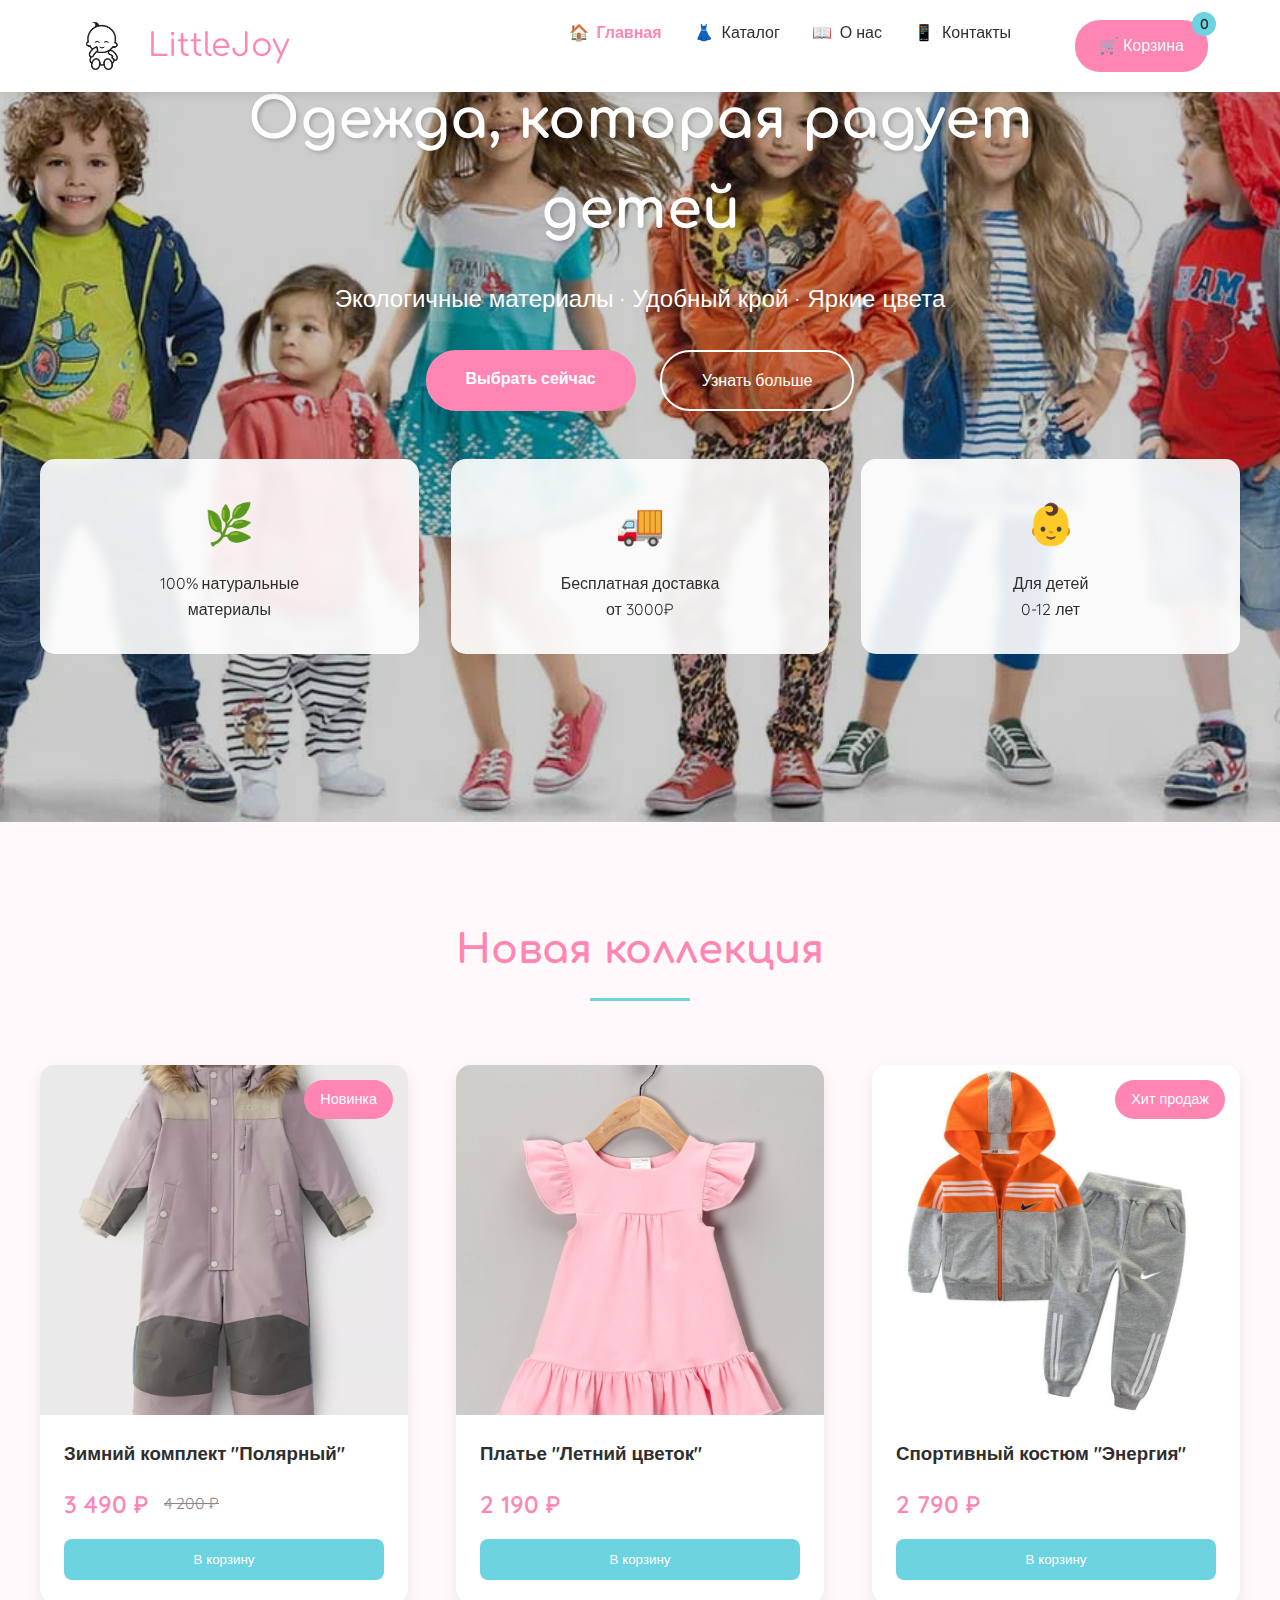
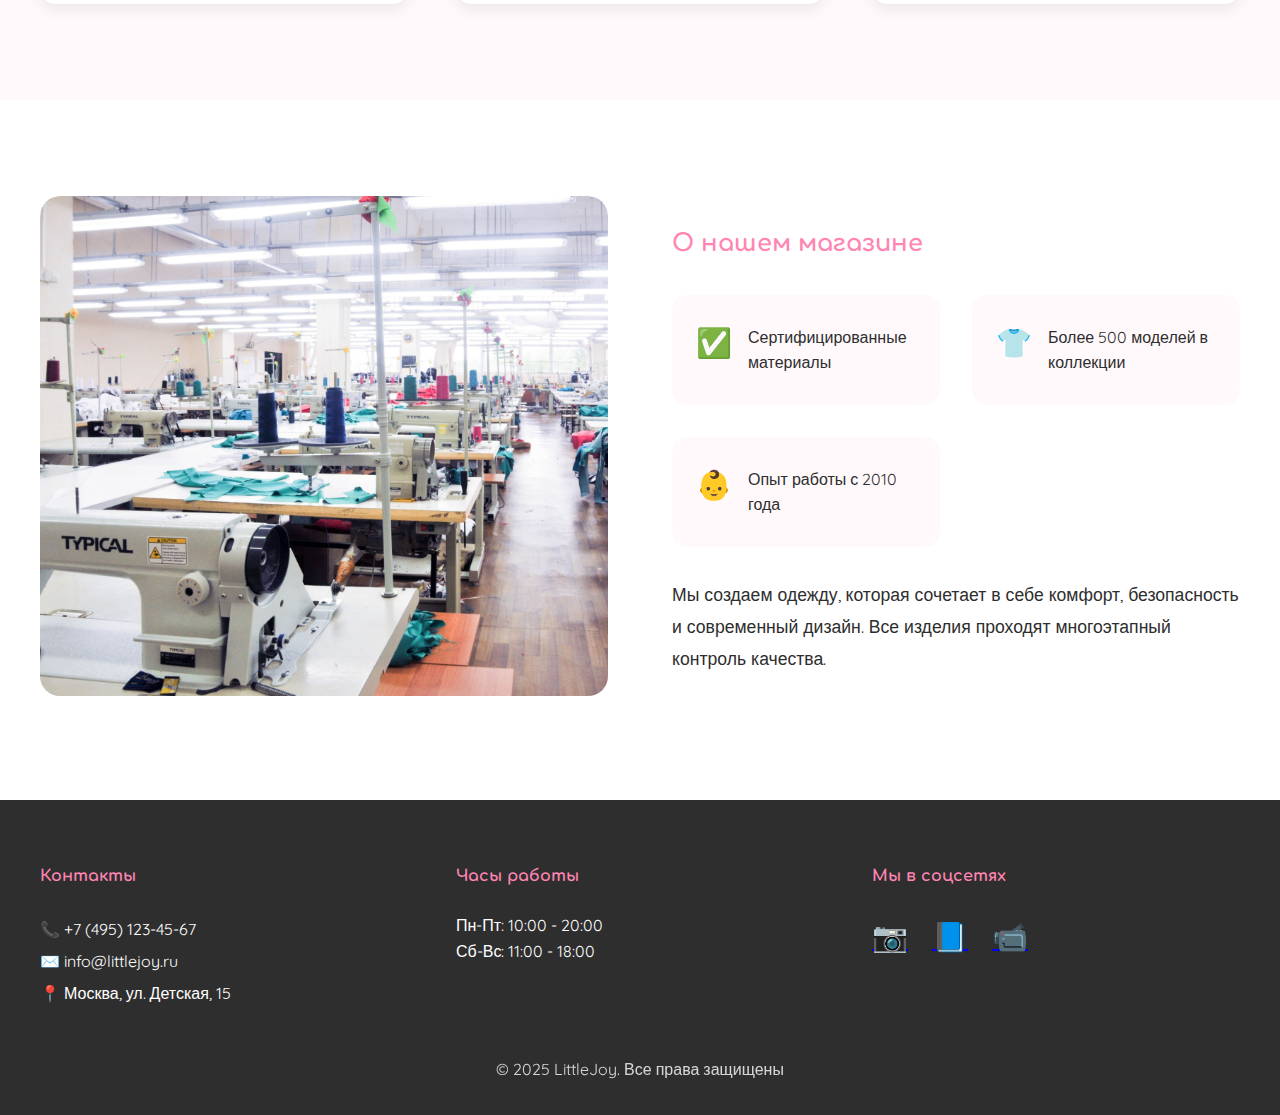
<file: index.html>
<!DOCTYPE html>
<html lang="ru">
<head>
    <meta charset="UTF-8">
    <meta name="viewport" content="width=device-width, initial-scale=1.0">
    <meta name="description" content="Детская одежда премиум-класса с заботой о комфорте">
    <title>LittleJoy | Магазин детской одежды</title>
    <link rel="stylesheet" href="style.css">
    <link rel="preconnect" href="https://fonts.googleapis.com">
    <link rel="preconnect" href="https://fonts.gstatic.com" crossorigin>
    <link href="https://fonts.googleapis.com/css2?family=Quicksand:wght@400;600&family=Comfortaa:wght@500&display=swap" rel="stylesheet">
</head>

<body>
    <!-- Хедер с навигацией -->
    <header class="main-header">
        <div class="header-container">
            <!-- Логотип с текстом -->
            <div class="logo-wrapper">
                <img src="images/logo-placeholder.jpg" 
                     alt="Детский логотип" 
                     class="brand-logo"
                     width="60"
                     height="60">
                <span class="brand-name">LittleJoy</span>
            </div>

            <!-- Главное меню -->
            <nav class="main-nav">
                <ul class="nav-list">
                    <li class="nav-item">
                        <a href="#home" class="nav-link active">
                            <span class="link-icon">🏠</span>
                            Главная
                        </a>
                    </li>
                    <li class="nav-item">
                        <a href="#catalog" class="nav-link">
                            <span class="link-icon">👗</span>
                            Каталог
                        </a>
                    </li>
                    <li class="nav-item">
                        <a href="#about" class="nav-link">
                            <span class="link-icon">📖</span>
                            О нас
                        </a>
                    </li>
                    <li class="nav-item">
                        <a href="#contacts" class="nav-link">
                            <span class="link-icon">📱</span>
                            Контакты
                        </a>
                    </li>
                    <li class="nav-item">
                        <a href="cart.html" class="cart-button">
                            🛒 Корзина
                            <span class="cart-counter">0</span>
                        </a>
                    </li>
                </ul>
            </nav>
        </div>
    </header>

        <!-- Герой-секция с главным баннером -->
    <section id="home" class="hero-section">
        <div class="hero-background">
            <div class="image-overlay"></div>
            <img src="images/hero-placeholder.webp" 
                 alt="Дети в красивой одежде" 
                 class="hero-image"
                 loading="lazy">
        </div>
        
        <div class="hero-content">
            <div class="text-wrapper">
                <h2 class="hero-title">Одежда, которая радует детей</h2>
                <p class="hero-subtitle">Экологичные материалы · Удобный крой · Яркие цвета</p>
                <div class="cta-wrapper">
                    <a href="#catalog" class="main-cta">Выбрать сейчас</a>
                    <a href="#about" class="secondary-cta">Узнать больше</a>
                </div>
            </div>
            
            <div class="hero-features">
                <div class="feature-card">
                    <div class="feature-icon">🌿</div>
                    <p>100% натуральные<br>материалы</p>
                </div>
                <div class="feature-card">
                    <div class="feature-icon">🚚</div>
                    <p>Бесплатная доставка<br>от 3000₽</p>
                </div>
                <div class="feature-card">
                    <div class="feature-icon">👶</div>
                    <p>Для детей<br>0-12 лет</p>
                </div>
            </div>
        </div>
    </section>

    <!-- Секция каталога -->
    <section id="catalog" class="catalog-section">
        <div class="section-heading">
            <h2>Новая коллекция</h2>
            <div class="decorative-line"></div>
        </div>

        <div class="product-grid">
            <!-- Карточка товара 1 -->
            <article class="product-item">
                <div class="product-thumbnail">
                    <img src="images/product1-placeholder.webp" 
                        alt="Детский зимний комплект" 
                        class="product-image"
                        loading="lazy">
                    <div class="product-badge">Новинка</div>
                </div>
                <div class="product-details">
                    <h3>Зимний комплект "Полярный"</h3>
                    <div class="price-container">
                        <span class="current-price">3 490 ₽</span>
                        <span class="old-price">4 200 ₽</span>
                    </div>
                    <button class="add-to-cart">В корзину</button>
                </div>
            </article>

            <!-- Карточка товара 2 -->
            <article class="product-item">
                <div class="product-thumbnail">
                    <img src="images/product2-placeholder.jpg" 
                        alt="Платье для девочки" 
                        class="product-image"
                        loading="lazy">
                </div>
                <div class="product-details">
                    <h3>Платье "Летний цветок"</h3>
                    <div class="price-container">
                        <span class="current-price">2 190 ₽</span>
                    </div>
                    <button class="add-to-cart">В корзину</button>
                </div>
            </article>

            <!-- Карточка товара 3 -->
            <article class="product-item">
                <div class="product-thumbnail">
                    <img src="images/product3-placeholder.jpg" 
                        alt="Спортивный костюм" 
                        class="product-image"
                        loading="lazy">
                    <div class="product-badge">Хит продаж</div>
                </div>
                <div class="product-details">
                    <h3>Спортивный костюм "Энергия"</h3>
                    <div class="price-container">
                        <span class="current-price">2 790 ₽</span>
                    </div>
                    <button class="add-to-cart">В корзину</button>
                </div>
            </article>
        </div>
    </section>

     <!-- Секция о компании -->
     <section id="about" class="about-section">
        <div class="about-wrapper">
            <div class="about-image">
                <img src="images/about-placeholderl.jpg" 
                     alt="Наше производство" 
                     class="about-photo"
                     loading="lazy">
            </div>
            <div class="about-content">
                <h2>О нашем магазине</h2>
                <div class="about-features">
                    <div class="feature-item">
                        <div class="feature-icon">✅</div>
                        <p>Сертифицированные материалы</p>
                    </div>
                    <div class="feature-item">
                        <div class="feature-icon">👕</div>
                        <p>Более 500 моделей в коллекции</p>
                    </div>
                    <div class="feature-item">
                        <div class="feature-icon">👶</div>
                        <p>Опыт работы с 2010 года</p>
                    </div>
                </div>
                <p class="about-text">Мы создаем одежду, которая сочетает в себе комфорт, безопасность и современный дизайн. 
                    Все изделия проходят многоэтапный контроль качества.</p>
            </div>
        </div>
    </section>

    <!-- Подвал сайта -->
    <footer id="contacts" class="main-footer">
        <div class="footer-container">
            <div class="footer-column">
                <h4>Контакты</h4>
                <ul class="contact-list">
                    <li>📞 +7 (495) 123-45-67</li>
                    <li>✉️ info@littlejoy.ru</li>
                    <li>📍 Москва, ул. Детская, 15</li>
                </ul>
            </div>

            <div class="footer-column">
                <h4>Часы работы</h4>
                <p>Пн-Пт: 10:00 - 20:00<br>
                Сб-Вс: 11:00 - 18:00</p>
            </div>

            <div class="footer-column">
                <h4>Мы в соцсетях</h4>
                <div class="social-links">
                    <a href="#" class="social-icon">📷</a>
                    <a href="#" class="social-icon">📘</a>
                    <a href="#" class="social-icon">📹</a>
                </div>
            </div>
        </div>
        
        <div class="copyright">
            <p>© 2025 LittleJoy. Все права защищены</p>
        </div>
    </footer>
</body>
</html>
</file>
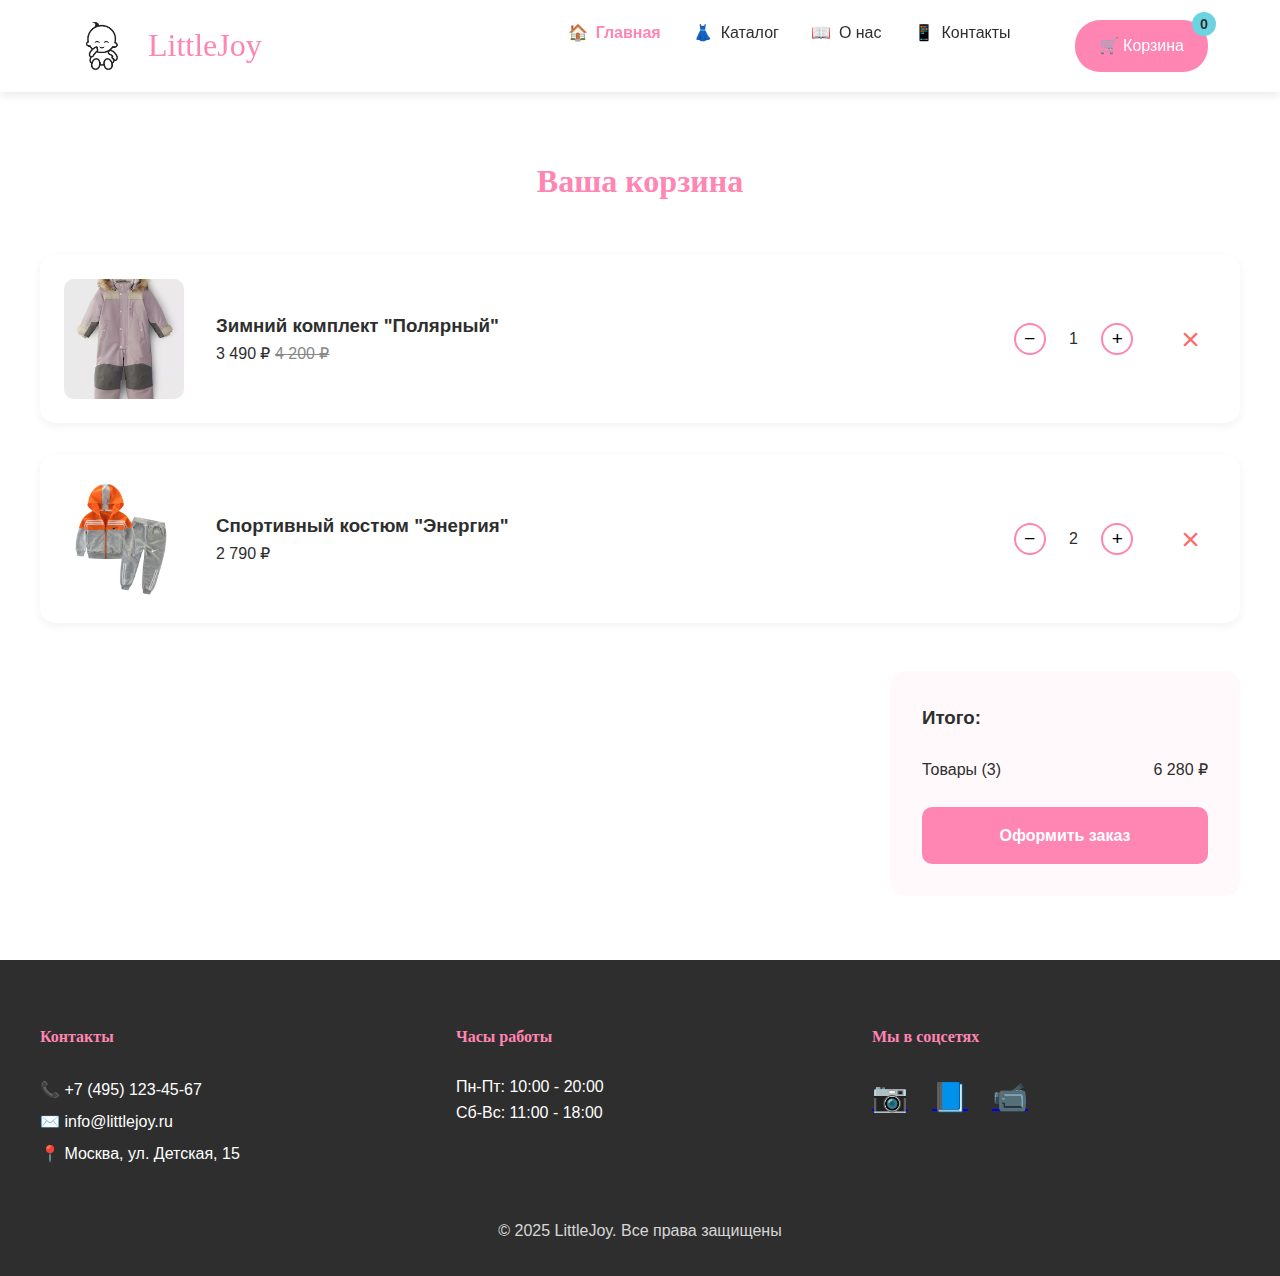
<file: cart.html>
<!DOCTYPE html>
<html lang="ru">
<head>
    <meta charset="UTF-8">
    <meta name="viewport" content="width=device-width, initial-scale=1.0">
    <title>Корзина - LittleJoy</title>
    <link rel="stylesheet" href="style.css">
</head>
<body>
    <!-- Хедер с навигацией -->
    <header class="main-header">
        <div class="header-container">
            <!-- Логотип с текстом -->
            <div class="logo-wrapper">
                <img src="images/logo-placeholder.jpg" 
                     alt="Детский логотип" 
                     class="brand-logo"
                     width="60"
                     height="60">
                <span class="brand-name">LittleJoy</span>
            </div>

            <!-- Главное меню -->
            <nav class="main-nav">
                <ul class="nav-list">
                    <li class="nav-item">
                        <a href="#home" class="nav-link active">
                            <span class="link-icon">🏠</span>
                            Главная
                        </a>
                    </li>
                    <li class="nav-item">
                        <a href="#catalog" class="nav-link">
                            <span class="link-icon">👗</span>
                            Каталог
                        </a>
                    </li>
                    <li class="nav-item">
                        <a href="#about" class="nav-link">
                            <span class="link-icon">📖</span>
                            О нас
                        </a>
                    </li>
                    <li class="nav-item">
                        <a href="#contacts" class="nav-link">
                            <span class="link-icon">📱</span>
                            Контакты
                        </a>
                    </li>
                    <li class="nav-item">
                        <a href="cart.html" class="cart-button">
                            🛒 Корзина
                            <span class="cart-counter">0</span>
                        </a>
                    </li>
                </ul>
            </nav>
        </div>
    </header>
    <!-- Основной контент корзины -->
    <main class="cart-main">
        <div class="cart-container">
            <h1 class="cart-title">Ваша корзина</h1>
            
            <!-- Список товаров -->
            <div class="cart-items">
                <!-- Товар 1 -->
                <article class="cart-item">
                    <img src="images/product1-placeholder.webp" 
                         alt="Зимний комплект" 
                         class="cart-item-image"
                         loading="lazy">
                    
                    <div class="cart-item-info">
                        <h3>Зимний комплект "Полярный"</h3>
                        <div class="price-block">
                            <span class="price">3 490 ₽</span>
                            <span class="old-price">4 200 ₽</span>
                        </div>
                    </div>

                    <div class="quantity-control">
                        <button class="quantity-btn">−</button>
                        <span class="quantity">1</span>
                        <button class="quantity-btn">+</button>
                    </div>

                    <button class="remove-btn">×</button>
                </article>

                <!-- Товар 2 -->
                <article class="cart-item">
                    <img src="images/product3-placeholder.jpg" 
                         alt="Спортивный костюм" 
                         class="cart-item-image"
                         loading="lazy">
                    
                    <div class="cart-item-info">
                        <h3>Спортивный костюм "Энергия"</h3>
                        <div class="price-block">
                            <span class="price">2 790 ₽</span>
                        </div>
                    </div>

                    <div class="quantity-control">
                        <button class="quantity-btn">−</button>
                        <span class="quantity">2</span>
                        <button class="quantity-btn">+</button>
                    </div>

                    <button class="remove-btn">×</button>
                </article>
            </div>

            <!-- Итоговая сумма -->
            <div class="cart-summary">
                <div class="total-block">
                    <h3>Итого:</h3>
                    <div class="total-price">
                        <span class="label">Товары (3)</span>
                        <span class="amount">6 280 ₽</span>
                    </div>
                    <a href="checkout.html" class="checkout-btn">Оформить заказ</a>
                </div>
            </div>

            <!-- Пустая корзина (скрыто по умолчанию) -->
            <!-- <div class="empty-cart">
                <p>Ваша корзина пуста</p>
                <a href="index.html" class="cta-button">Вернуться к покупкам</a>
            </div> -->
        </div>
    </main>

    <!-- Подвал сайта -->
    <footer id="contacts" class="main-footer">
        <div class="footer-container">
            <div class="footer-column">
                <h4>Контакты</h4>
                <ul class="contact-list">
                    <li>📞 +7 (495) 123-45-67</li>
                    <li>✉️ info@littlejoy.ru</li>
                    <li>📍 Москва, ул. Детская, 15</li>
                </ul>
            </div>

            <div class="footer-column">
                <h4>Часы работы</h4>
                <p>Пн-Пт: 10:00 - 20:00<br>
                Сб-Вс: 11:00 - 18:00</p>
            </div>

            <div class="footer-column">
                <h4>Мы в соцсетях</h4>
                <div class="social-links">
                    <a href="#" class="social-icon">📷</a>
                    <a href="#" class="social-icon">📘</a>
                    <a href="#" class="social-icon">📹</a>
                </div>
            </div>
        </div>
        
        <div class="copyright">
            <p>© 2025 LittleJoy. Все права защищены</p>
        </div>
    </footer>
</body>
</html>
</file>
<file: style.css>
/* Базовые стили */
:root {
    --primary-color: #FF85B3;
    --secondary-color: #6CD3E0;
    --text-dark: #2E2E2E;
    --text-light: #FFFFFF;
    --bg-light: #FFF9FB;
}

* {
    margin: 0;
    padding: 0;
    box-sizing: border-box;
}

body {
    font-family: 'Quicksand', sans-serif;
    color: var(--text-dark);
    line-height: 1.6;
}

/* Стили хедера */
.main-header {
    background: var(--text-light);
    box-shadow: 0 2px 10px rgba(0,0,0,0.1);
    position: sticky;
    top: 0;
    z-index: 1000;
}

.header-container {
    max-width: 1200px;
    margin: 0 auto;
    padding: 1rem 2rem;
    display: flex;
    justify-content: space-between;
    align-items: center;
}

.logo-wrapper {
    display: flex;
    align-items: center;
    gap: 1rem;
}

.brand-logo {
    width: 60px;
    height: 60px;
    object-fit: contain;
}

.brand-name {
    font-family: 'Comfortaa', cursive;
    font-size: 2rem;
    color: var(--primary-color);
}

/* Навигационное меню */
.nav-list {
    display: flex;
    gap: 2rem;
    list-style: none;
}

.nav-link {
    text-decoration: none;
    color: var(--text-dark);
    display: flex;
    align-items: center;
    gap: 0.5rem;
    transition: color 0.3s ease;
}

.nav-link:hover {
    color: var(--secondary-color);
}

.active {
    color: var(--primary-color);
    font-weight: 600;
}

/* Герой-секция */
.hero-section {
    position: relative;
    min-height: 90vh;
    margin-top: -80px;
    overflow: hidden;
}

.hero-background {
    position: absolute;
    width: 100%;
    height: 100%;
}

.hero-image {
    width: 100%;
    height: 100%;
    object-fit: cover;
    filter: brightness(0.8);
}

.image-overlay {
    position: absolute;
    top: 0;
    left: 0;
    width: 100%;
    height: 100%;
    background: linear-gradient(45deg, rgba(255,133,179,0.3), rgba(108,211,224,0.3));
}

.hero-content {
    position: relative;
    z-index: 10;
    padding: 4rem 2rem;
    display: flex;
    flex-direction: column;
    align-items: center;
    gap: 3rem;
}

.text-wrapper {
    text-align: center;
    max-width: 800px;
}

.hero-title {
    font-family: 'Comfortaa', cursive;
    font-size: 3.5rem;
    color: var(--text-light);
    margin-bottom: 1.5rem;
    text-shadow: 2px 2px 4px rgba(0,0,0,0.2);
}

.hero-subtitle {
    font-size: 1.5rem;
    color: var(--text-light);
    margin-bottom: 2rem;
}

/* Стили для кнопок */
.cta-wrapper {
    display: flex;
    gap: 1.5rem;
    flex-wrap: wrap;
    justify-content: center;
}

.main-cta {
    background: var(--primary-color);
    color: var(--text-light);
    padding: 1rem 2.5rem;
    border-radius: 30px;
    text-decoration: none;
    transition: transform 0.3s ease;
    font-weight: 600;
}

.secondary-cta {
    background: transparent;
    border: 2px solid var(--text-light);
    color: var(--text-light);
    padding: 1rem 2.5rem;
    border-radius: 30px;
    text-decoration: none;
    transition: all 0.3s ease;
}

/* Блок особенностей */
.hero-features {
    display: grid;
    grid-template-columns: repeat(3, 1fr);
    gap: 2rem;
    width: 100%;
    max-width: 1200px;
}

.feature-card {
    background: rgba(255, 255, 255, 0.9);
    padding: 2rem;
    border-radius: 15px;
    text-align: center;
    backdrop-filter: blur(5px);
    transition: all 0.3s ease;
}

.feature-icon {
    font-size: 2.5rem;
    margin-bottom: 1rem;
}

/* Анимации */
.main-cta:hover {
    transform: translateY(-3px);
    box-shadow: 0 5px 15px rgba(255,133,179,0.4);
}

.secondary-cta:hover {
    background: var(--text-light);
    color: var(--primary-color);
}

.feature-card:hover {
    transform: translateY(-10px);
    box-shadow: 0 10px 30px rgba(0,0,0,0.1);
}

/* Секция каталога */
.catalog-section {
    padding: 6rem 2rem;
    background: var(--bg-light);
}

.section-heading {
    text-align: center;
    margin-bottom: 4rem;
}

.section-heading h2 {
    font-family: 'Comfortaa', cursive;
    font-size: 2.5rem;
    color: var(--primary-color);
}

.decorative-line {
    width: 100px;
    height: 3px;
    background: var(--secondary-color);
    margin: 1rem auto;
}

.product-grid {
    display: grid;
    grid-template-columns: repeat(auto-fit, minmax(300px, 1fr));
    gap: 3rem;
    max-width: 1200px;
    margin: 0 auto;
}

.product-item {
    background: white;
    border-radius: 15px;
    overflow: hidden;
    box-shadow: 0 5px 15px rgba(0,0,0,0.08);
    transition: transform 0.3s ease;
}

.product-thumbnail {
    position: relative;
    height: 350px;
    overflow: hidden;
}

.product-image {
    width: 100%;
    height: 100%;
    object-fit: cover;
    transition: transform 0.5s ease;
}

.product-badge {
    position: absolute;
    top: 15px;
    right: 15px;
    background: var(--primary-color);
    color: white;
    padding: 0.5rem 1rem;
    border-radius: 20px;
    font-size: 0.9rem;
}

.product-details {
    padding: 1.5rem;
}

.price-container {
    display: flex;
    align-items: center;
    gap: 1rem;
    margin: 1rem 0;
}

.current-price {
    font-size: 1.5rem;
    color: var(--primary-color);
    font-weight: 600;
}

.old-price {
    color: #888;
    text-decoration: line-through;
}

.add-to-cart {
    width: 100%;
    padding: 0.8rem;
    background: var(--secondary-color);
    border: none;
    border-radius: 8px;
    color: white;
    cursor: pointer;
    transition: background 0.3s ease;
}

/* Эффекты для каталога */
.product-item:hover {
    transform: translateY(-5px);
}

.product-item:hover .product-image {
    transform: scale(1.05);
}

.add-to-cart:hover {
    background: #5abecd;
}

/* Секция "О нас" */
.about-section {
    padding: 6rem 2rem;
}

.about-wrapper {
    display: grid;
    grid-template-columns: 1fr 1fr;
    gap: 4rem;
    max-width: 1200px;
    margin: 0 auto;
    align-items: center;
}

.about-image {
    border-radius: 20px;
    overflow: hidden;
}

.about-photo {
    width: 100%;
    height: 500px;
    object-fit: cover;
    border-radius: 20px;
}

.about-content h2 {
    font-family: 'Comfortaa', cursive;
    color: var(--primary-color);
    margin-bottom: 2rem;
}

.about-features {
    display: grid;
    grid-template-columns: repeat(2, 1fr);
    gap: 2rem;
    margin: 2rem 0;
}

.feature-item {
    display: flex;
    align-items: center;
    gap: 1rem;
    background: var(--bg-light);
    padding: 1.5rem;
    border-radius: 15px;
}

.feature-item .feature-icon {
    font-size: 1.8rem;
}

.about-text {
    font-size: 1.1rem;
    line-height: 1.8;
}

/* Футер */
.main-footer {
    background: var(--text-dark);
    color: var(--text-light);
    padding: 4rem 2rem 2rem;
}

.footer-container {
    display: grid;
    grid-template-columns: repeat(3, 1fr);
    gap: 3rem;
    max-width: 1200px;
    margin: 0 auto;
}

.footer-column h4 {
    font-family: 'Comfortaa', cursive;
    color: var(--primary-color);
    margin-bottom: 1.5rem;
}

.contact-list {
    list-style: none;
    line-height: 2;
}

.social-links {
    display: flex;
    gap: 1.5rem;
    margin-top: 1rem;
}

.social-icon {
    font-size: 1.8rem;
    transition: transform 0.3s ease;
}

.copyright {
    text-align: center;
    margin-top: 3rem;
    opacity: 0.8;
}

/* Адаптивность */
@media (max-width: 768px) {
    .hero-title {
        font-size: 2.5rem;
    }
    
    .hero-features {
        grid-template-columns: 1fr;
    }
    
    .product-grid {
        grid-template-columns: 1fr;
    }
    
    .about-wrapper {
        grid-template-columns: 1fr;
    }
    
    .footer-container {
        grid-template-columns: 1fr;
    }
}

@media (max-width: 480px) {
    .nav-list {
        flex-direction: column;
        text-align: center;
    }
    
    .hero-title {
        font-size: 2rem;
    }
    
    .cta-wrapper {
        flex-direction: column;
    }
}

/* Стили корзины */
.cart-button {
    display: flex;
    align-items: center;
    gap: 0.5rem;
    padding: 0.8rem 1.5rem;
    background: var(--primary-color);
    color: var(--text-light);
    border-radius: 25px;
    text-decoration: none;
    transition: all 0.3s ease;
    position: relative;
    margin-left: 2rem;
}

.cart-button:hover {
    background: #ff6ba3;
    transform: translateY(-2px);
    box-shadow: 0 5px 15px rgba(255,107,163,0.3);
}

.cart-counter {
    background: var(--secondary-color);
    color: var(--text-dark);
    width: 24px;
    height: 24px;
    border-radius: 50%;
    display: flex;
    align-items: center;
    justify-content: center;
    font-size: 0.9rem;
    font-weight: 600;
    position: absolute;
    top: -8px;
    right: -8px;
}

/* Адаптивность для мобилок */
@media (max-width: 768px) {
    .cart-button {
        position: fixed;
        bottom: 20px;
        right: 20px;
        z-index: 1000;
        margin-left: 0;
        box-shadow: 0 5px 15px rgba(0,0,0,0.2);
    }
    
    .cart-counter {
        top: -5px;
        right: -5px;
    }
}

/* Стили страницы корзины */
.cart-main {
    padding: 4rem 2rem;
    min-height: 70vh;
}

.cart-container {
    max-width: 1200px;
    margin: 0 auto;
}

.cart-title {
    font-family: 'Comfortaa', cursive;
    color: var(--primary-color);
    text-align: center;
    margin-bottom: 3rem;
}

.cart-items {
    display: grid;
    gap: 2rem;
    margin-bottom: 3rem;
}

.cart-item {
    display: grid;
    grid-template-columns: 120px 1fr auto auto;
    align-items: center;
    gap: 2rem;
    padding: 1.5rem;
    background: white;
    border-radius: 15px;
    box-shadow: 0 3px 10px rgba(0,0,0,0.05);
}

.cart-item-image {
    width: 120px;
    height: 120px;
    object-fit: cover;
    border-radius: 10px;
}

.quantity-control {
    display: flex;
    align-items: center;
    gap: 0.8rem;
}

.quantity-btn {
    width: 32px;
    height: 32px;
    border: 2px solid var(--primary-color);
    border-radius: 50%;
    background: none;
    font-size: 1.2rem;
    cursor: pointer;
    transition: all 0.3s ease;
}

.quantity-btn:hover {
    background: var(--primary-color);
    color: white;
}

.quantity {
    min-width: 30px;
    text-align: center;
}

.remove-btn {
    background: none;
    border: none;
    font-size: 2rem;
    color: #ff6b6b;
    cursor: pointer;
    padding: 0 1rem;
    transition: transform 0.3s ease;
}

.remove-btn:hover {
    transform: rotate(90deg);
}

.cart-summary {
    display: flex;
    justify-content: flex-end;
}

.total-block {
    background: var(--bg-light);
    padding: 2rem;
    border-radius: 15px;
    width: 350px;
}

.total-price {
    display: flex;
    justify-content: space-between;
    margin: 1.5rem 0;
}

.checkout-btn {
    display: block;
    width: 100%;
    padding: 1rem;
    background: var(--primary-color);
    color: white;
    text-align: center;
    text-decoration: none;
    border-radius: 10px;
    font-weight: 600;
    transition: transform 0.3s ease;
}

.checkout-btn:hover {
    transform: translateY(-3px);
    box-shadow: 0 5px 15px rgba(255,133,179,0.3);
}

/* Адаптивность корзины */
@media (max-width: 768px) {
    .cart-item {
        grid-template-columns: 1fr;
        text-align: center;
    }

    .quantity-control {
        justify-content: center;
    }

    .total-block {
        width: 100%;
    }
}
</file>
